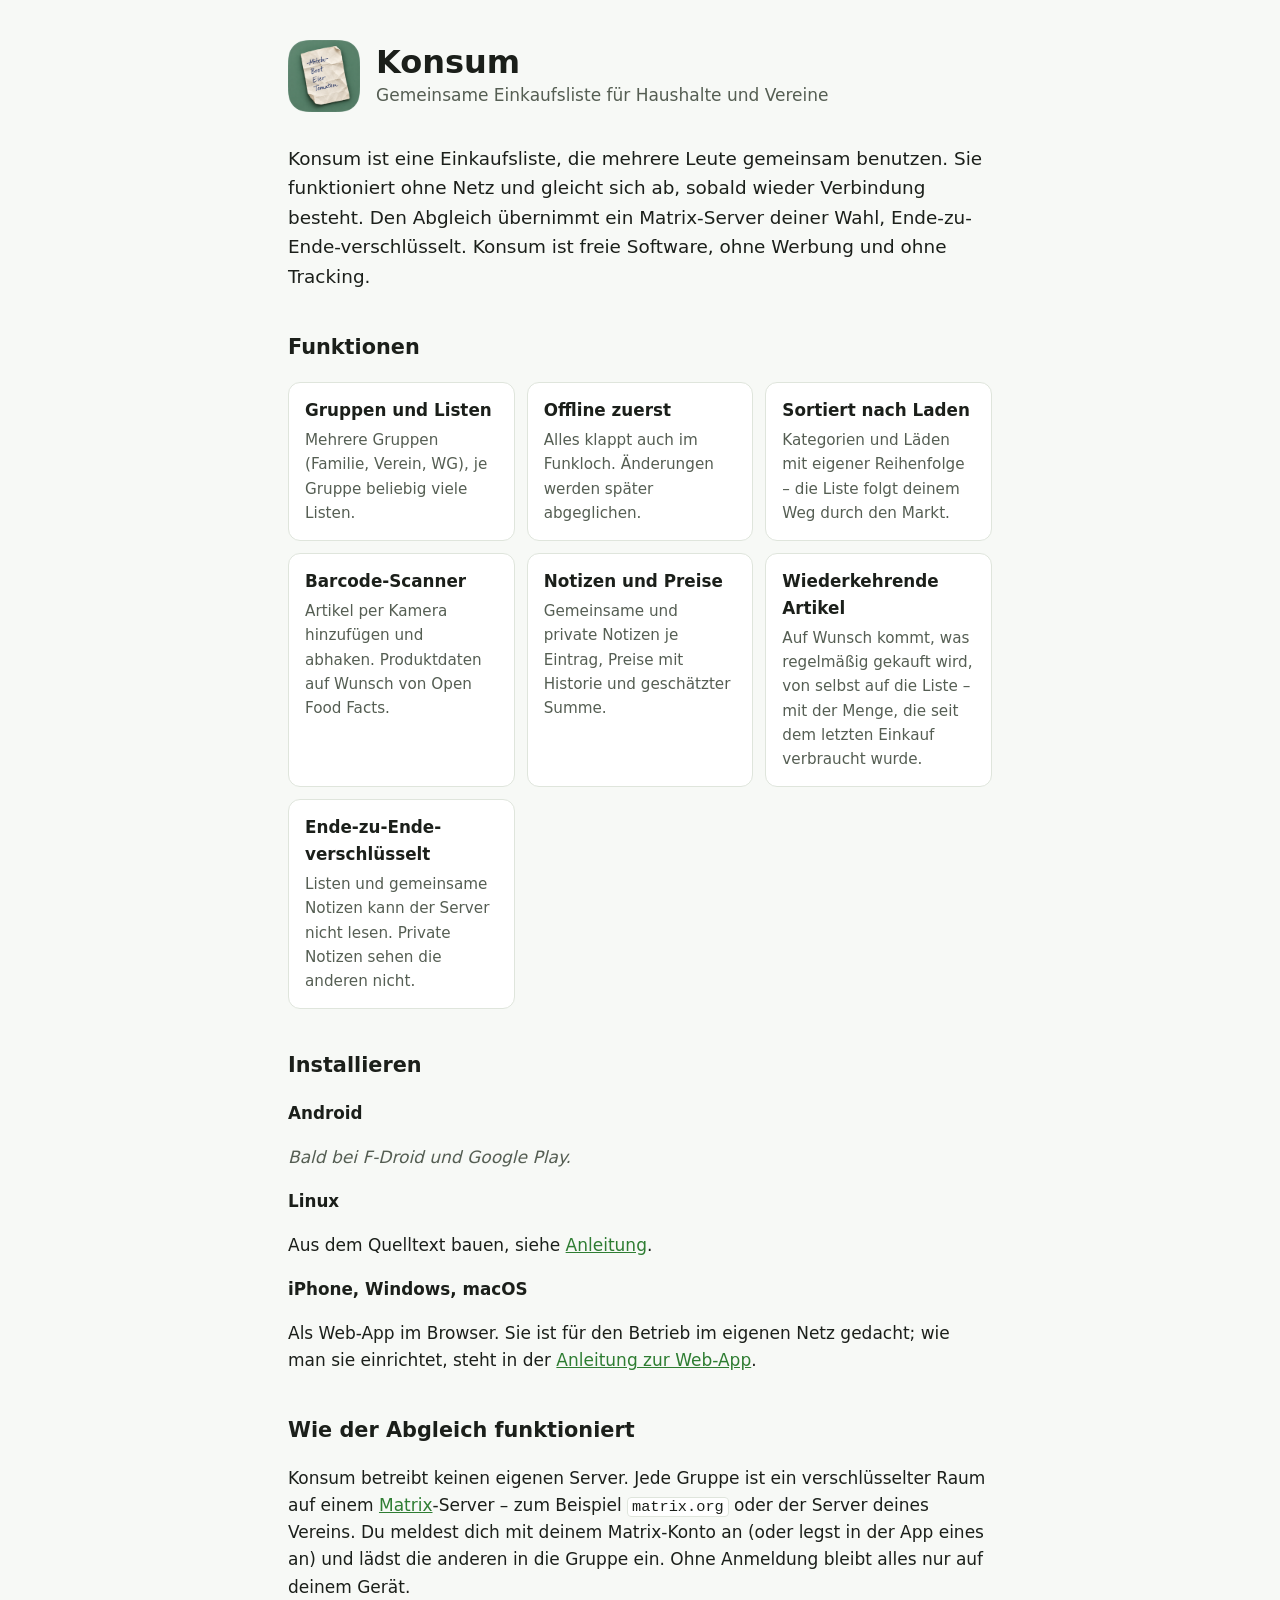
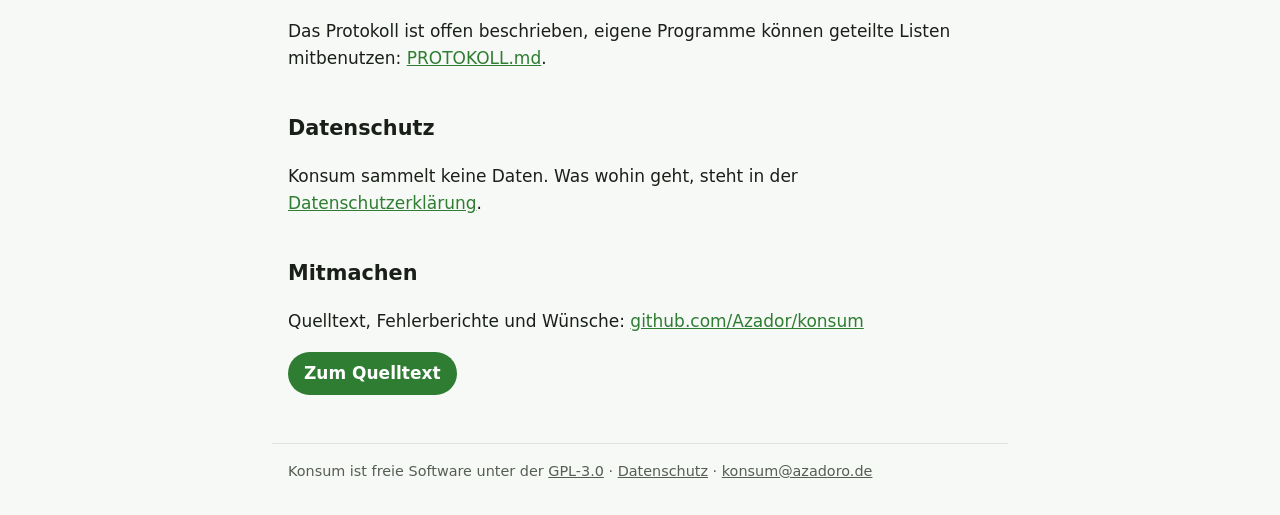
<file: docs/index.html>
<!doctype html>
<html lang="de">
<head>
  <meta charset="utf-8">
  <meta name="viewport" content="width=device-width, initial-scale=1">
  <title>Konsum – gemeinsame Einkaufsliste</title>
  <meta name="description" content="Gemeinsame, offline-fähige Einkaufsliste für Haushalte und Vereine. Freie Software, Abgleich über Matrix, Ende-zu-Ende-verschlüsselt.">
  <link rel="icon" href="favicon.png">
  <link rel="stylesheet" href="style.css">
</head>
<body>
  <header>
    <img src="icon.png" alt="">
    <div>
      <h1>Konsum</h1>
      <p>Gemeinsame Einkaufsliste für Haushalte und Vereine</p>
    </div>
  </header>

  <main>
    <p class="lead">
      Konsum ist eine Einkaufsliste, die mehrere Leute gemeinsam benutzen.
      Sie funktioniert ohne Netz und gleicht sich ab, sobald wieder Verbindung
      besteht. Den Abgleich übernimmt ein Matrix-Server deiner Wahl,
      Ende-zu-Ende-verschlüsselt. Konsum ist freie Software, ohne Werbung und
      ohne Tracking.
    </p>

    <h2>Funktionen</h2>
    <div class="grid">
      <div class="card">
        <h3>Gruppen und Listen</h3>
        <p>Mehrere Gruppen (Familie, Verein, WG), je Gruppe beliebig viele Listen.</p>
      </div>
      <div class="card">
        <h3>Offline zuerst</h3>
        <p>Alles klappt auch im Funkloch. Änderungen werden später abgeglichen.</p>
      </div>
      <div class="card">
        <h3>Sortiert nach Laden</h3>
        <p>Kategorien und Läden mit eigener Reihenfolge – die Liste folgt deinem Weg durch den Markt.</p>
      </div>
      <div class="card">
        <h3>Barcode-Scanner</h3>
        <p>Artikel per Kamera hinzufügen und abhaken. Produktdaten auf Wunsch von Open Food Facts.</p>
      </div>
      <div class="card">
        <h3>Notizen und Preise</h3>
        <p>Gemeinsame und private Notizen je Eintrag, Preise mit Historie und geschätzter Summe.</p>
      </div>
      <div class="card">
        <h3>Wiederkehrende Artikel</h3>
        <p>Auf Wunsch kommt, was regelmäßig gekauft wird, von selbst auf die Liste – mit der Menge, die seit dem letzten Einkauf verbraucht wurde.</p>
      </div>
      <div class="card">
        <h3>Ende-zu-Ende-verschlüsselt</h3>
        <p>Listen und gemeinsame Notizen kann der Server nicht lesen. Private Notizen sehen die anderen nicht.</p>
      </div>
    </div>

    <h2>Installieren</h2>
    <h3>Android</h3>
    <p class="soon">Bald bei F-Droid und Google Play.</p>
    <h3>Linux</h3>
    <p>
      Aus dem Quelltext bauen, siehe
      <a href="https://github.com/Azador/konsum#readme">Anleitung</a>.
    </p>
    <h3>iPhone, Windows, macOS</h3>
    <p>
      Als Web-App im Browser. Sie ist für den Betrieb im eigenen Netz gedacht;
      wie man sie einrichtet, steht in der
      <a href="https://github.com/Azador/konsum/blob/main/deploy/web/README.md">Anleitung zur Web-App</a>.
    </p>

    <h2>Wie der Abgleich funktioniert</h2>
    <p>
      Konsum betreibt keinen eigenen Server. Jede Gruppe ist ein
      verschlüsselter Raum auf einem <a href="https://matrix.org">Matrix</a>-Server –
      zum Beispiel <code>matrix.org</code> oder der Server deines Vereins.
      Du meldest dich mit deinem Matrix-Konto an (oder legst in der App eines
      an) und lädst die anderen in die Gruppe ein. Ohne Anmeldung bleibt alles
      nur auf deinem Gerät.
    </p>
    <p>
      Das Protokoll ist offen beschrieben, eigene Programme können geteilte
      Listen mitbenutzen:
      <a href="https://github.com/Azador/konsum/blob/main/PROTOKOLL.md">PROTOKOLL.md</a>.
    </p>

    <h2>Datenschutz</h2>
    <p>
      Konsum sammelt keine Daten. Was wohin geht, steht in der
      <a href="datenschutz.html">Datenschutzerklärung</a>.
    </p>

    <h2>Mitmachen</h2>
    <p>
      Quelltext, Fehlerberichte und Wünsche:
      <a href="https://github.com/Azador/konsum">github.com/Azador/konsum</a>
    </p>
    <p><a class="button" href="https://github.com/Azador/konsum">Zum Quelltext</a></p>
  </main>

  <footer>
    Konsum ist freie Software unter der
    <a href="https://www.gnu.org/licenses/gpl-3.0.html">GPL-3.0</a> ·
    <a href="datenschutz.html">Datenschutz</a> ·
    <a href="mailto:konsum@azadoro.de">konsum@azadoro.de</a>
  </footer>
</body>
</html>
</file>
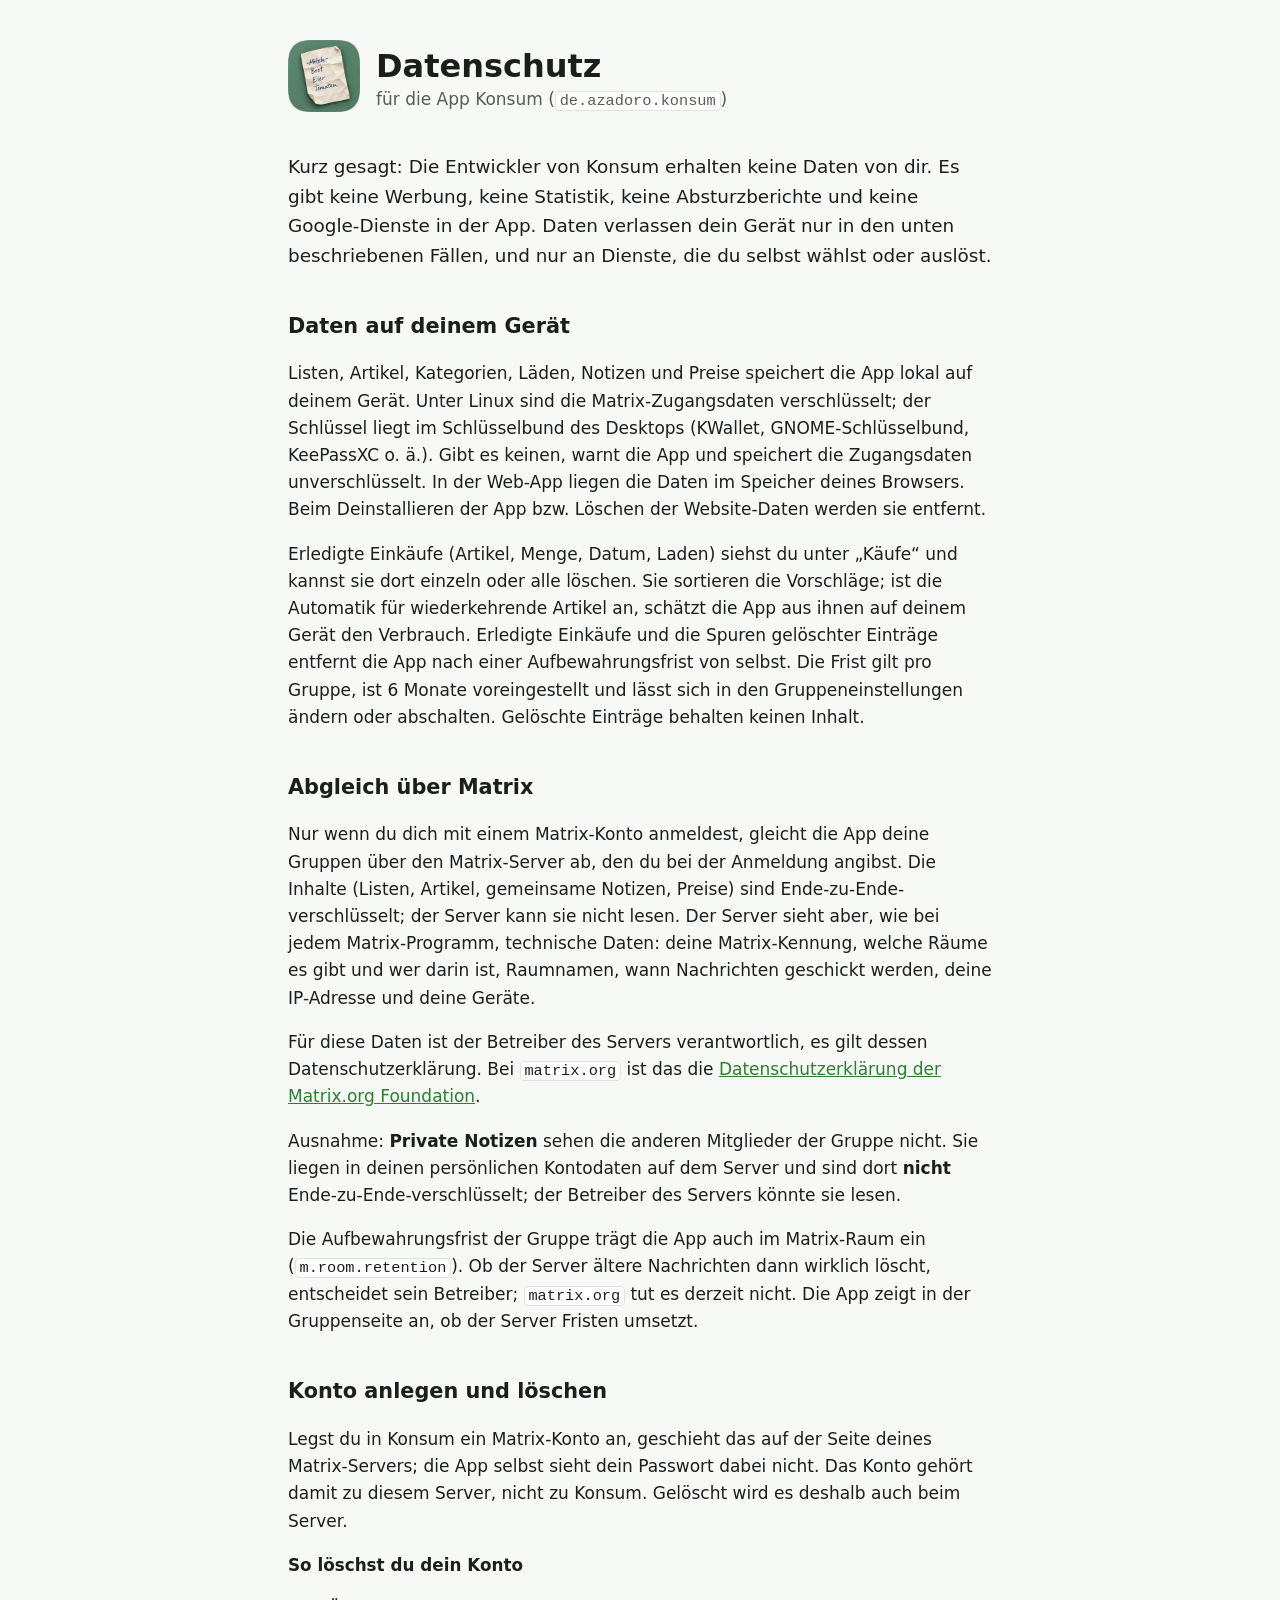
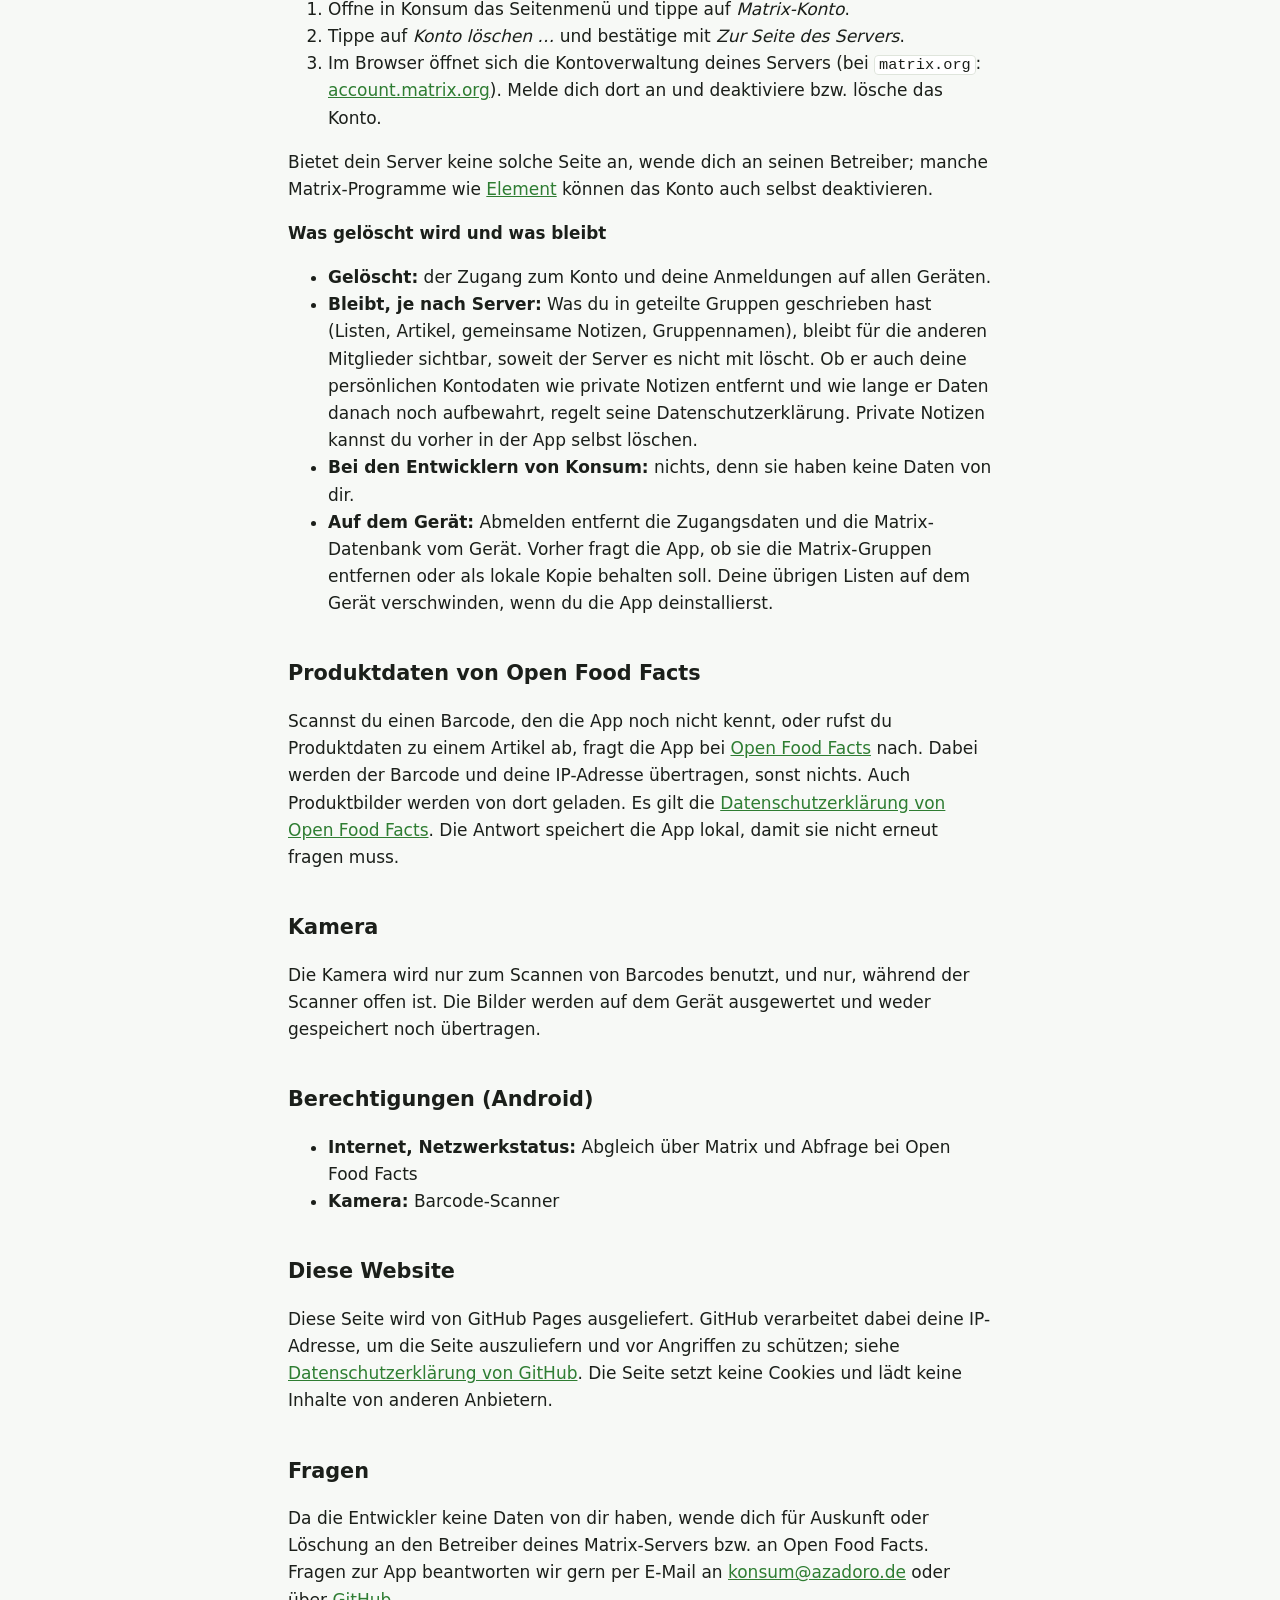
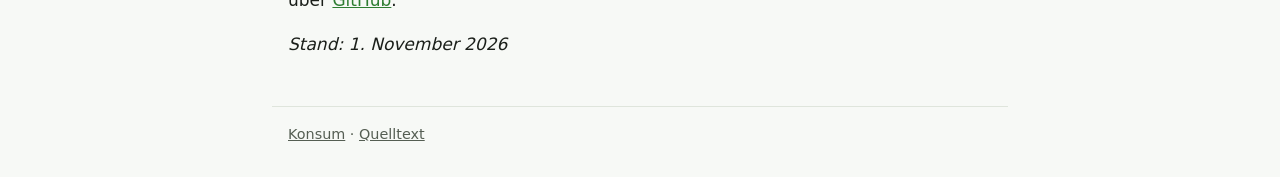
<file: docs/datenschutz.html>
<!doctype html>
<html lang="de">
<head>
  <meta charset="utf-8">
  <meta name="viewport" content="width=device-width, initial-scale=1">
  <title>Datenschutz – Konsum</title>
  <meta name="description" content="Datenschutzerklärung der App Konsum.">
  <link rel="icon" href="favicon.png">
  <link rel="stylesheet" href="style.css">
</head>
<body>
  <header>
    <a href="./"><img src="icon.png" alt="Konsum"></a>
    <div>
      <h1>Datenschutz</h1>
      <p>für die App Konsum (<code>de.azadoro.konsum</code>)</p>
    </div>
  </header>

  <main>
    <p class="lead">
      Kurz gesagt: Die Entwickler von Konsum erhalten keine Daten von dir.
      Es gibt keine Werbung, keine Statistik, keine Absturzberichte und keine
      Google-Dienste in der App. Daten verlassen dein Gerät nur in den unten
      beschriebenen Fällen, und nur an Dienste, die du selbst wählst oder
      auslöst.
    </p>

    <h2>Daten auf deinem Gerät</h2>
    <p>
      Listen, Artikel, Kategorien, Läden, Notizen und Preise speichert die App
      lokal auf deinem Gerät. Unter Linux sind die Matrix-Zugangsdaten
      verschlüsselt; der Schlüssel liegt im Schlüsselbund des Desktops
      (KWallet, GNOME-Schlüsselbund, KeePassXC o. ä.). Gibt es keinen,
      warnt die App und speichert die Zugangsdaten unverschlüsselt.
      In der Web-App liegen die Daten im Speicher deines Browsers. Beim
      Deinstallieren der App bzw. Löschen der Website-Daten werden sie entfernt.
    </p>
    <p>
      Erledigte Einkäufe (Artikel, Menge, Datum, Laden) siehst du unter
      „Käufe“ und kannst sie dort einzeln oder alle löschen. Sie sortieren
      die Vorschläge; ist die Automatik für wiederkehrende Artikel an,
      schätzt die App aus ihnen auf deinem Gerät den Verbrauch. Erledigte
      Einkäufe und die Spuren gelöschter Einträge entfernt die App
      nach einer Aufbewahrungsfrist von selbst. Die Frist gilt pro Gruppe,
      ist 6 Monate voreingestellt und lässt sich in den Gruppeneinstellungen
      ändern oder abschalten. Gelöschte Einträge behalten keinen Inhalt.
    </p>

    <h2>Abgleich über Matrix</h2>
    <p>
      Nur wenn du dich mit einem Matrix-Konto anmeldest, gleicht die App deine
      Gruppen über den Matrix-Server ab, den du bei der Anmeldung angibst.
      Die Inhalte (Listen, Artikel, gemeinsame Notizen, Preise) sind
      Ende-zu-Ende-verschlüsselt; der Server kann sie nicht lesen. Der Server
      sieht aber, wie bei jedem Matrix-Programm, technische Daten: deine
      Matrix-Kennung, welche Räume es gibt und wer darin ist, Raumnamen, wann
      Nachrichten geschickt werden, deine IP-Adresse und deine Geräte.
    </p>
    <p>
      Für diese Daten ist der Betreiber des Servers verantwortlich, es gilt
      dessen Datenschutzerklärung. Bei <code>matrix.org</code> ist das die
      <a href="https://matrix.org/legal/privacy-notice">Datenschutzerklärung der Matrix.org Foundation</a>.
    </p>
    <p>
      Ausnahme: <strong>Private Notizen</strong> sehen die anderen Mitglieder
      der Gruppe nicht. Sie liegen in deinen persönlichen Kontodaten auf dem
      Server und sind dort <strong>nicht</strong> Ende-zu-Ende-verschlüsselt;
      der Betreiber des Servers könnte sie lesen.
    </p>
    <p>
      Die Aufbewahrungsfrist der Gruppe trägt die App auch im Matrix-Raum ein
      (<code>m.room.retention</code>). Ob der Server ältere Nachrichten dann
      wirklich löscht, entscheidet sein Betreiber; <code>matrix.org</code>
      tut es derzeit nicht. Die App zeigt in der Gruppenseite an, ob der
      Server Fristen umsetzt.
    </p>

    <h2 id="konto-loeschen">Konto anlegen und löschen</h2>
    <p>
      Legst du in Konsum ein Matrix-Konto an, geschieht das auf der Seite
      deines Matrix-Servers; die App selbst sieht dein Passwort dabei nicht.
      Das Konto gehört damit zu diesem Server, nicht zu Konsum. Gelöscht wird
      es deshalb auch beim Server.
    </p>
    <h3>So löschst du dein Konto</h3>
    <ol>
      <li>Öffne in Konsum das Seitenmenü und tippe auf
        <em>Matrix-Konto</em>.</li>
      <li>Tippe auf <em>Konto löschen …</em> und bestätige mit
        <em>Zur Seite des Servers</em>.</li>
      <li>Im Browser öffnet sich die Kontoverwaltung deines Servers (bei
        <code>matrix.org</code>:
        <a href="https://account.matrix.org">account.matrix.org</a>).
        Melde dich dort an und deaktiviere bzw. lösche das Konto.</li>
    </ol>
    <p>
      Bietet dein Server keine solche Seite an, wende dich an seinen
      Betreiber; manche Matrix-Programme wie
      <a href="https://element.io">Element</a> können das Konto auch selbst
      deaktivieren.
    </p>
    <h3>Was gelöscht wird und was bleibt</h3>
    <ul>
      <li><strong>Gelöscht:</strong> der Zugang zum Konto und deine
        Anmeldungen auf allen Geräten.</li>
      <li><strong>Bleibt, je nach Server:</strong> Was du in geteilte Gruppen
        geschrieben hast (Listen, Artikel, gemeinsame Notizen, Gruppennamen),
        bleibt für die anderen Mitglieder sichtbar, soweit der Server es nicht
        mit löscht. Ob er auch deine persönlichen Kontodaten wie private
        Notizen entfernt und wie lange er Daten danach noch aufbewahrt, regelt
        seine Datenschutzerklärung. Private Notizen kannst du vorher in der
        App selbst löschen.</li>
      <li><strong>Bei den Entwicklern von Konsum:</strong> nichts, denn sie
        haben keine Daten von dir.</li>
      <li><strong>Auf dem Gerät:</strong> Abmelden entfernt die Zugangsdaten und die
        Matrix-Datenbank vom Gerät. Vorher fragt die App, ob sie die
        Matrix-Gruppen entfernen oder als lokale Kopie behalten soll. Deine
        übrigen Listen auf dem Gerät verschwinden, wenn du die App
        deinstallierst.</li>
    </ul>

    <h2>Produktdaten von Open Food Facts</h2>
    <p>
      Scannst du einen Barcode, den die App noch nicht kennt, oder rufst du
      Produktdaten zu einem Artikel ab, fragt die App bei
      <a href="https://world.openfoodfacts.org">Open Food Facts</a> nach. Dabei
      werden der Barcode und deine IP-Adresse übertragen, sonst nichts. Auch
      Produktbilder werden von dort geladen. Es gilt die
      <a href="https://world.openfoodfacts.org/privacy">Datenschutzerklärung von Open Food Facts</a>.
      Die Antwort speichert die App lokal, damit sie nicht erneut fragen muss.
    </p>

    <h2>Kamera</h2>
    <p>
      Die Kamera wird nur zum Scannen von Barcodes benutzt, und nur, während
      der Scanner offen ist. Die Bilder werden auf dem Gerät ausgewertet und
      weder gespeichert noch übertragen.
    </p>

    <h2>Berechtigungen (Android)</h2>
    <ul>
      <li><strong>Internet, Netzwerkstatus:</strong> Abgleich über Matrix und Abfrage bei Open Food Facts</li>
      <li><strong>Kamera:</strong> Barcode-Scanner</li>
    </ul>

    <h2>Diese Website</h2>
    <p>
      Diese Seite wird von GitHub Pages ausgeliefert. GitHub verarbeitet dabei
      deine IP-Adresse, um die Seite auszuliefern und vor Angriffen zu
      schützen; siehe
      <a href="https://docs.github.com/de/site-policy/privacy-policies/github-general-privacy-statement">Datenschutzerklärung von GitHub</a>.
      Die Seite setzt keine Cookies und lädt keine Inhalte von anderen
      Anbietern.
    </p>

    <h2>Fragen</h2>
    <p>
      Da die Entwickler keine Daten von dir haben, wende dich für Auskunft
      oder Löschung an den Betreiber deines Matrix-Servers bzw. an Open Food
      Facts. Fragen zur App beantworten wir gern per E-Mail an
      <a href="mailto:konsum@azadoro.de">konsum@azadoro.de</a> oder über
      <a href="https://github.com/Azador/konsum/issues">GitHub</a>.
    </p>

    <p><em>Stand: 1. November 2026</em></p>
  </main>

  <footer>
    <a href="./">Konsum</a> ·
    <a href="https://github.com/Azador/konsum">Quelltext</a>
  </footer>
</body>
</html>
</file>
<file: docs/style.css>
:root {
  --bg: #f7f9f6;
  --fg: #1b1f1a;
  --muted: #555e53;
  --card: #ffffff;
  --line: #dfe5dc;
  --accent: #2e7d32;
  --accent-fg: #ffffff;
  color-scheme: light dark;
}

@media (prefers-color-scheme: dark) {
  :root {
    --bg: #121512;
    --fg: #e4e9e2;
    --muted: #a3ad9f;
    --card: #1b201b;
    --line: #2d352c;
    --accent: #81c784;
    --accent-fg: #0f1a10;
  }
}

* { box-sizing: border-box; }

body {
  margin: 0;
  background: var(--bg);
  color: var(--fg);
  font: 17px/1.6 system-ui, -apple-system, "Segoe UI", Roboto, "Noto Sans",
    sans-serif;
}

main, header, footer {
  max-width: 46rem;
  margin: 0 auto;
  padding: 0 16px;
}

header {
  display: flex;
  align-items: center;
  gap: 1rem;
  padding-top: 2.5rem;
}

header img { width: 72px; height: 72px; border-radius: 18px; }
header h1 { margin: 0; font-size: 2rem; line-height: 1.2; }
header p { margin: 0; color: var(--muted); }
header a { color: inherit; text-decoration: none; }

h2 { margin-top: 2.5rem; font-size: 1.3rem; }
h3 { margin-bottom: 0.25rem; font-size: 1.05rem; }

a { color: var(--accent); }

.lead { font-size: 1.15rem; margin-top: 2rem; }

.grid {
  display: grid;
  grid-template-columns: repeat(auto-fit, minmax(13rem, 1fr));
  gap: 12px;
  margin: 1rem 0;
}

.card {
  background: var(--card);
  border: 1px solid var(--line);
  border-radius: 12px;
  padding: 0.9rem 1rem;
}

.card h3 { margin-top: 0; }
.card p { margin: 0; color: var(--muted); font-size: 0.95rem; }

.button {
  display: inline-block;
  background: var(--accent);
  color: var(--accent-fg);
  padding: 0.5rem 1rem;
  border-radius: 999px;
  text-decoration: none;
  font-weight: 600;
}

.soon { color: var(--muted); font-style: italic; }

code {
  font-size: 0.9em;
  background: var(--card);
  border: 1px solid var(--line);
  border-radius: 4px;
  padding: 0 0.25em;
  overflow-wrap: anywhere;
}

footer {
  margin-top: 3rem;
  padding-top: 1rem;
  padding-bottom: 2rem;
  border-top: 1px solid var(--line);
  color: var(--muted);
  font-size: 0.9rem;
}

footer a { color: inherit; }
</file>
